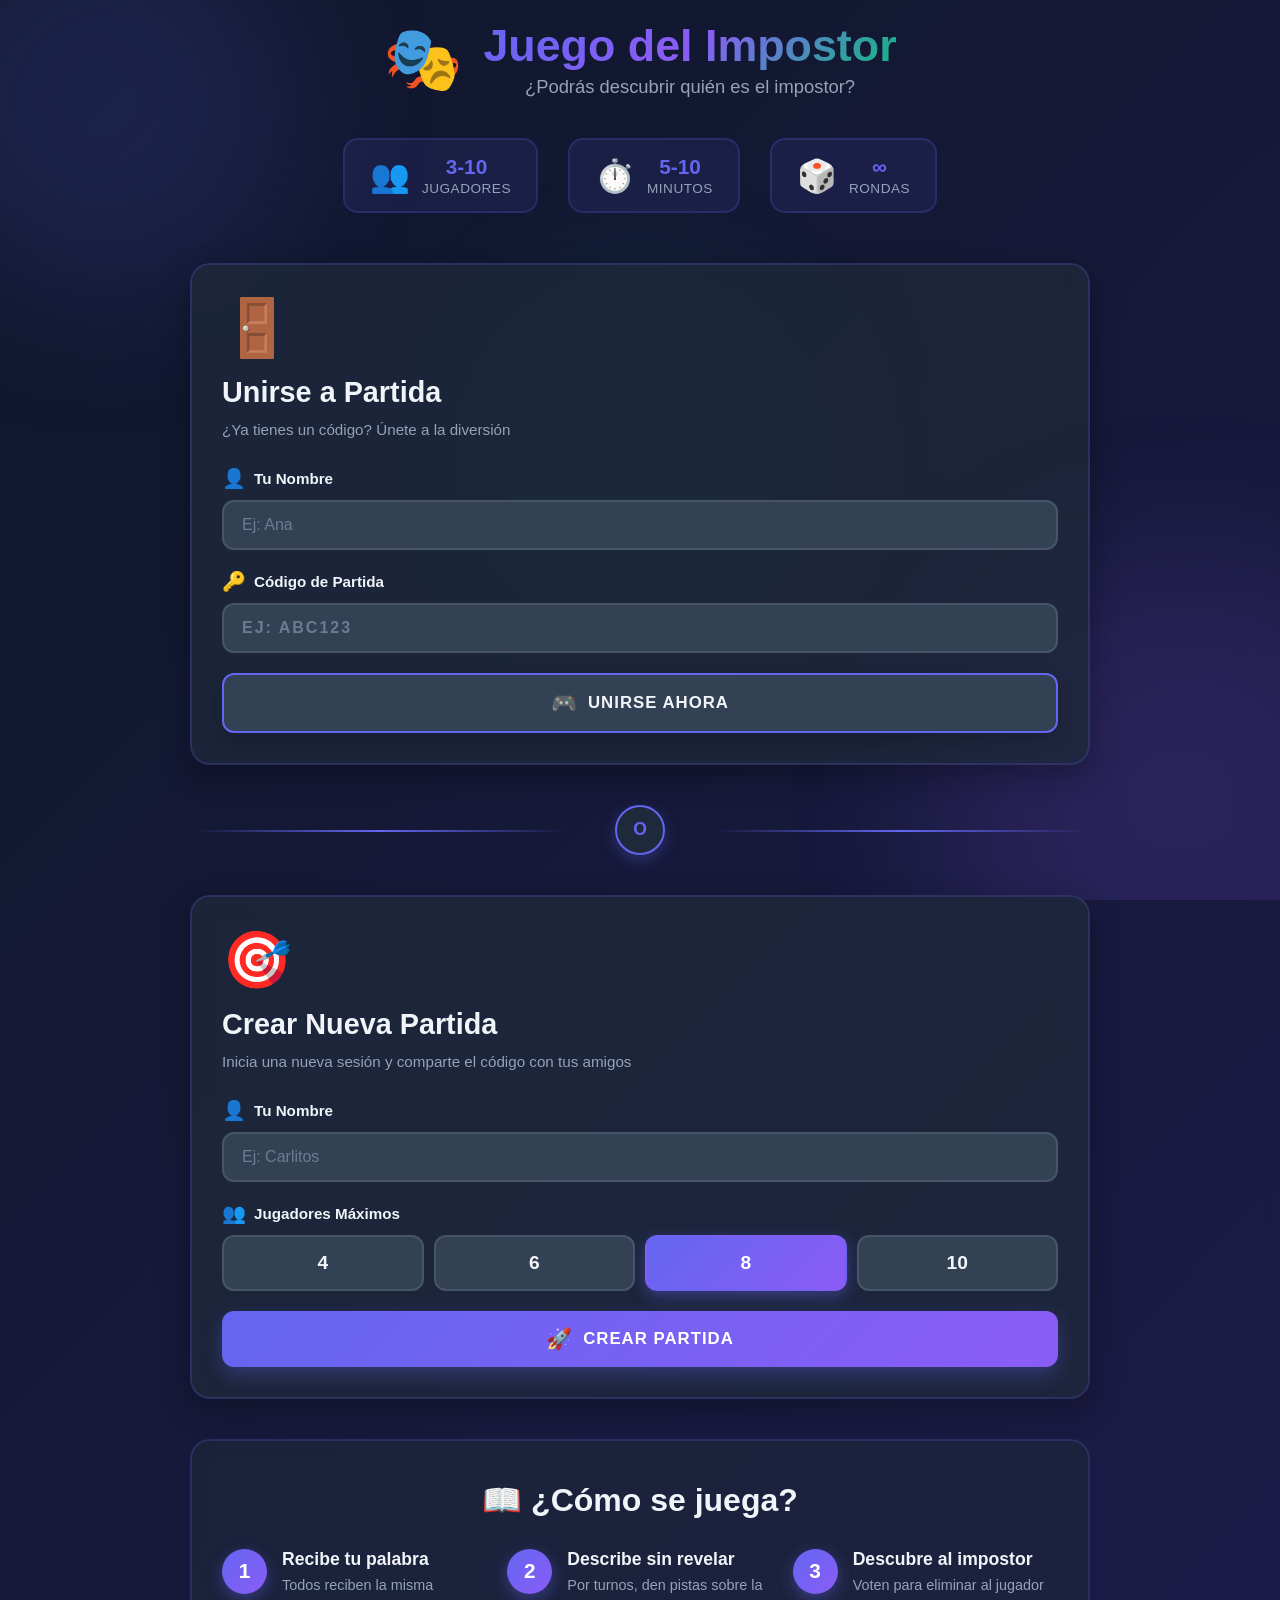
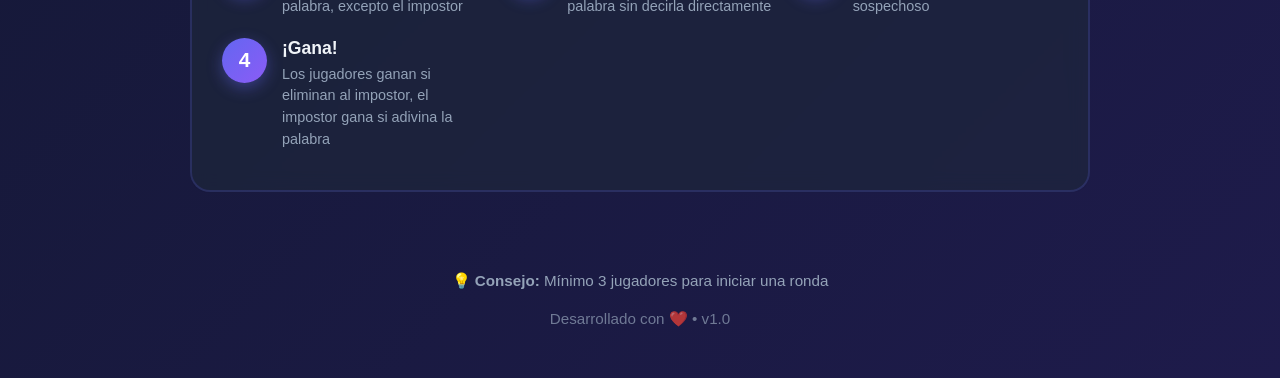
<file: public/index.html>
<!DOCTYPE html>
<html lang="es">
<head>
    <meta charset="UTF-8">
    <meta name="viewport" content="width=device-width, initial-scale=1.0">
    <title>Juego del Impostor 🎮</title>
    <link rel="stylesheet" href="styles.css">
</head>
<body>
    <!-- Elementos decorativos de fondo -->
    <div class="background-shapes">
        <div class="shape shape-1"></div>
        <div class="shape shape-2"></div>
        <div class="shape shape-3"></div>
    </div>

    <div class="container">
        <!-- Header mejorado -->
        <header class="home-header">
            <div class="logo-container">
                <div class="logo-icon">🎭</div>
                <div class="logo-text">
                    <h1>Juego del Impostor</h1>
                    <p class="subtitle">¿Podrás descubrir quién es el impostor?</p>
                </div>
            </div>
            
            <!-- Estadísticas/Info rápida -->
            <div class="quick-stats">
                <div class="stat-item">
                    <div class="stat-icon">👥</div>
                    <div class="stat-info">
                        <span class="stat-number">3-10</span>
                        <span class="stat-label">Jugadores</span>
                    </div>
                </div>
                <div class="stat-item">
                    <div class="stat-icon">⏱️</div>
                    <div class="stat-info">
                        <span class="stat-number">5-10</span>
                        <span class="stat-label">Minutos</span>
                    </div>
                </div>
                <div class="stat-item">
                    <div class="stat-icon">🎲</div>
                    <div class="stat-info">
                        <span class="stat-number">∞</span>
                        <span class="stat-label">Rondas</span>
                    </div>
                </div>
            </div>
        </header>

        <main class="main-menu">
            <!-- Cards mejoradas con iconos más grandes -->
            <div class="card game-mode-card">
                <div class="card-icon">🚪</div>
                <h2>Unirse a Partida</h2>
                <p class="card-description">¿Ya tienes un código? Únete a la diversión</p>
                <form id="joinGameForm">
                    <div class="form-group">
                        <label for="playerName">
                            <span class="label-icon">👤</span>
                            Tu Nombre
                        </label>
                        <input type="text" id="playerName" placeholder="Ej: Ana" required maxlength="20">
                    </div>

                    <div class="form-group">
                        <label for="gameId">
                            <span class="label-icon">🔑</span>
                            Código de Partida
                        </label>
                        <input 
                            type="text" 
                            id="gameId" 
                            placeholder="Ej: ABC123" 
                            required
                            style="text-transform: uppercase; letter-spacing: 2px; font-weight: 600;">
                    </div>
                    <button type="submit" class="btn btn-secondary">
                        <span>🎮</span> Unirse Ahora
                    </button>
                </form>
            </div>

            <div class="divider-modern">
                <span>O</span>
            </div>

            <div class="card game-mode-card">
                <div class="card-icon">🎯</div>
                <h2>Crear Nueva Partida</h2>
                <p class="card-description">Inicia una nueva sesión y comparte el código con tus amigos</p>
                <form id="createGameForm">
                    <div class="form-group">
                        <label for="hostName">
                            <span class="label-icon">👤</span>
                            Tu Nombre
                        </label>
                        <input type="text" id="hostName" placeholder="Ej: Carlitos" required maxlength="20">
                    </div>

                    <div class="form-group">
                        <label for="maxPlayers">
                            <span class="label-icon">👥</span>
                            Jugadores Máximos
                        </label>
                        <div class="player-selector">
                            <button type="button" class="player-option" data-value="4">4</button>
                            <button type="button" class="player-option" data-value="6">6</button>
                            <button type="button" class="player-option active" data-value="8">8</button>
                            <button type="button" class="player-option" data-value="10">10</button>
                        </div>
                        <input type="hidden" id="maxPlayers" value="8">
                    </div>
                    <button type="submit" class="btn btn-primary">
                        <span>🚀</span> Crear Partida
                    </button>
                </form>
            </div>
        </main>

        <!-- Sección de Cómo Jugar -->
        <div class="how-to-play">
            <h3>📖 ¿Cómo se juega?</h3>
            <div class="rules-grid">
                <div class="rule-item">
                    <div class="rule-number">1</div>
                    <div class="rule-content">
                        <h4>Recibe tu palabra</h4>
                        <p>Todos reciben la misma palabra, excepto el impostor</p>
                    </div>
                </div>
                <div class="rule-item">
                    <div class="rule-number">2</div>
                    <div class="rule-content">
                        <h4>Describe sin revelar</h4>
                        <p>Por turnos, den pistas sobre la palabra sin decirla directamente</p>
                    </div>
                </div>
                <div class="rule-item">
                    <div class="rule-number">3</div>
                    <div class="rule-content">
                        <h4>Descubre al impostor</h4>
                        <p>Voten para eliminar al jugador sospechoso</p>
                    </div>
                </div>
                <div class="rule-item">
                    <div class="rule-number">4</div>
                    <div class="rule-content">
                        <h4>¡Gana!</h4>
                        <p>Los jugadores ganan si eliminan al impostor, el impostor gana si adivina la palabra</p>
                    </div>
                </div>
            </div>
        </div>

        <footer>
            <div class="footer-content">
                <p>💡 <strong>Consejo:</strong> Mínimo 3 jugadores para iniciar una ronda</p>
                <p class="footer-credits">Desarrollado con ❤️ • v1.0</p>
            </div>
        </footer>
    </div>

    <!-- Modal de Carga -->
    <div id="loadingModal" class="modal">
        <div class="modal-content">
            <div class="loader"></div>
            <p>Cargando...</p>
        </div>
    </div>

    <script src="app.js"></script>
</body>
</html>
</file>
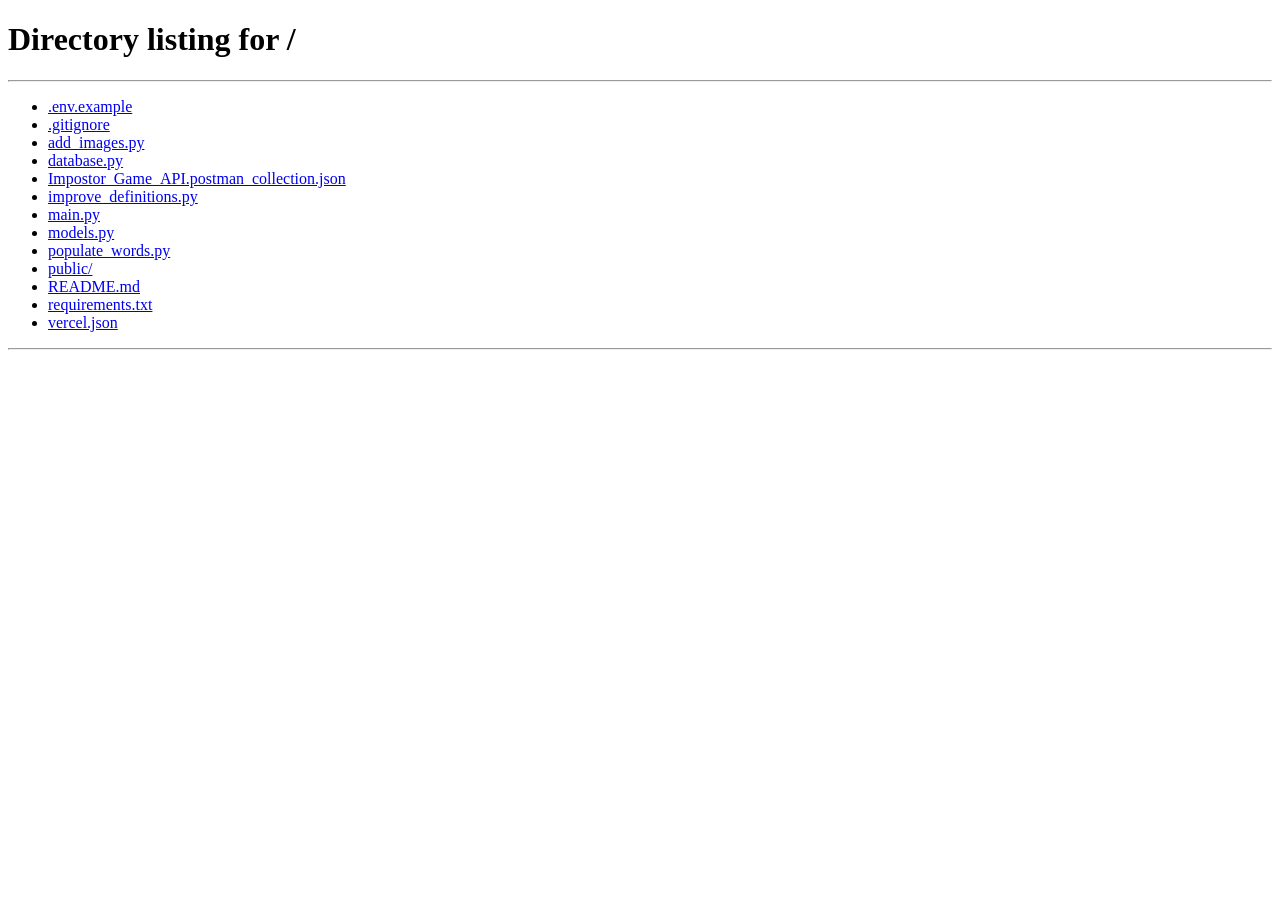
<file: public/game.html>
<!DOCTYPE html>
<html lang="es">
<head>
    <meta charset="UTF-8">
    <meta name="viewport" content="width=device-width, initial-scale=1.0">
    <title>Sala de Juego 🎮</title>
    <link rel="stylesheet" href="styles.css">
</head>
<body>
    <div class="container">
        <!-- Indicador de Ronda Grande -->
        <div class="round-indicator-big" id="roundIndicator" style="display: none;">
            <div class="round-content">
                <span class="round-icon">🔄</span>
                <span class="round-label">RONDA</span>
                <span class="round-number-big" id="roundNumber">0</span>
            </div>
        </div>
        
        <header>
            <h1>🎮 Sala de Juego</h1>
            <div class="game-code">
                <span>Código: </span>
                <strong id="gameCode">-</strong>
                <button id="copyCodeBtn" class="btn-icon" title="Copiar código">📋</button>
            </div>
        </header>

        <!-- Sala de Espera -->
        <div id="waitingRoom" class="section">
            <div class="card">
                <h2>⏳ Esperando Jugadores...</h2>
                <p class="player-count">
                    <span id="currentPlayers">0</span> / <span id="maxPlayers">0</span> jugadores
                </p>
                
                <div id="playersList" class="players-list">
                    <!-- Los jugadores se agregarán dinámicamente -->
                </div>

                <div class="actions" id="hostActions" style="display: none;">
                    <p class="info-text" style="margin-bottom: 15px;">
                        🎲 Se seleccionará automáticamente una palabra aleatoria de la base de datos
                    </p>
                    <button id="startRoundBtn" class="btn btn-primary">Iniciar Ronda 🚀</button>
                </div>

                <p class="info-text" id="waitingMessage">
                    Comparte el código con tus amigos para que se unan
                </p>
            </div>
        </div>

        <!-- Juego en Progreso -->
        <div id="gameInProgress" class="section" style="display: none;">
            <div class="card">
                <h2>🎯 Tu Palabra Secreta</h2>
                
                <div id="wordReveal" class="word-reveal">
                    <button id="revealWordBtn" class="btn btn-reveal">
                        👁️ Ver Mi Palabra
                    </button>
                </div>

                <div id="wordDisplay" class="word-display" style="display: none;">
                    <div class="word-card">
                        <h3 id="playerWord">CARGANDO...</h3>
                        <p id="roleText">-</p>
                    </div>
                    
                    <div class="game-instructions">
                        <h4>📝 Instrucciones:</h4>
                        <ul id="instructions">
                            <li>Todos tienen la misma palabra excepto el impostor</li>
                            <li>El impostor debe adivinar cuál es la palabra real</li>
                            <li>Los demás deben descubrir quién es el impostor</li>
                            <li>Hagan preguntas por turnos para descubrirse</li>
                        </ul>
                    </div>
                </div>

                <div class="players-info">
                    <h4>👥 Jugadores en esta partida:</h4>
                    <div id="gamePlayersList" class="players-grid">
                        <!-- Se llenará dinámicamente -->
                    </div>
                </div>

                <!-- Botones de control (solo para el HOST) -->
                <div class="game-actions" id="gameActions" style="display: none;">
                    <button id="nextRoundBtn" class="btn btn-primary" style="flex: 1; min-width: 200px;">
                        🔄 Siguiente Ronda
                    </button>
                    <button id="endGameBtn" class="btn btn-danger" style="flex: 1; min-width: 200px;">
                        🏁 Finalizar Partida
                    </button>
                </div>
            </div>
        </div>

        <footer>
            <button id="leaveGameBtn" class="btn btn-danger">Salir del Juego</button>
        </footer>
    </div>

    <!-- Modal de Carga -->
    <div id="loadingModal" class="modal">
        <div class="modal-content">
            <div class="loader"></div>
            <p>Cargando...</p>
        </div>
    </div>

    <script src="game.js"></script>
</body>
</html>
</file>
<file: public/styles.css>
:root {
    --primary-color: #6366f1;
    --secondary-color: #8b5cf6;
    --danger-color: #ef4444;
    --success-color: #10b981;
    --warning-color: #f59e0b;
    --background: #0f172a;
    --surface: #1e293b;
    --card: #334155;
    --text: #f1f5f9;
    --text-secondary: #94a3b8;
    --border: #475569;
}

* {
    margin: 0;
    padding: 0;
    box-sizing: border-box;
}

body {
    font-family: 'Segoe UI', Tahoma, Geneva, Verdana, sans-serif;
    background: linear-gradient(135deg, var(--background) 0%, #1e1b4b 100%);
    color: var(--text);
    min-height: 100vh;
    padding: 20px;
    position: relative;
    overflow-x: hidden;
}

/* Elementos decorativos de fondo */
.background-shapes {
    position: fixed;
    top: 0;
    left: 0;
    width: 100%;
    height: 100%;
    z-index: 0;
    pointer-events: none;
    overflow: hidden;
}

.shape {
    position: absolute;
    border-radius: 50%;
    filter: blur(80px);
    opacity: 0.15;
    animation: float 20s ease-in-out infinite;
}

.shape-1 {
    width: 400px;
    height: 400px;
    background: var(--primary-color);
    top: -100px;
    left: -100px;
    animation-delay: 0s;
}

.shape-2 {
    width: 500px;
    height: 500px;
    background: var(--secondary-color);
    bottom: -150px;
    right: -150px;
    animation-delay: 5s;
}

.shape-3 {
    width: 300px;
    height: 300px;
    background: var(--success-color);
    top: 50%;
    left: 50%;
    transform: translate(-50%, -50%);
    animation-delay: 10s;
}

@keyframes float {
    0%, 100% {
        transform: translate(0, 0) scale(1);
    }
    33% {
        transform: translate(30px, -30px) scale(1.1);
    }
    66% {
        transform: translate(-20px, 20px) scale(0.9);
    }
}

.container {
    max-width: 900px;
    margin: 0 auto;
    position: relative;
    z-index: 1;
}

/* Header mejorado */
.home-header {
    text-align: center;
    margin-bottom: 50px;
    animation: fadeIn 0.8s ease-in;
}

.logo-container {
    display: flex;
    align-items: center;
    justify-content: center;
    gap: 20px;
    margin-bottom: 40px;
}

.logo-icon {
    font-size: 4rem;
    animation: bounce 2s ease-in-out infinite;
}

@keyframes bounce {
    0%, 100% {
        transform: translateY(0);
    }
    50% {
        transform: translateY(-10px);
    }
}

.logo-text h1 {
    font-size: 2.8rem;
    margin-bottom: 5px;
    background: linear-gradient(135deg, var(--primary-color), var(--secondary-color), var(--success-color));
    -webkit-background-clip: text;
    -webkit-text-fill-color: transparent;
    background-clip: text;
    font-weight: 800;
}

.logo-text .subtitle {
    color: var(--text-secondary);
    font-size: 1.15rem;
    font-weight: 400;
}

/* Quick Stats */
.quick-stats {
    display: flex;
    justify-content: center;
    gap: 30px;
    flex-wrap: wrap;
    margin-top: 30px;
}

.stat-item {
    display: flex;
    align-items: center;
    gap: 12px;
    background: rgba(99, 102, 241, 0.1);
    padding: 15px 25px;
    border-radius: 15px;
    border: 2px solid rgba(99, 102, 241, 0.2);
    transition: all 0.3s ease;
}

.stat-item:hover {
    transform: translateY(-3px);
    border-color: var(--primary-color);
    background: rgba(99, 102, 241, 0.15);
}

.stat-icon {
    font-size: 2rem;
}

.stat-info {
    display: flex;
    flex-direction: column;
    gap: 2px;
}

.stat-number {
    font-size: 1.3rem;
    font-weight: 700;
    color: var(--primary-color);
}

.stat-label {
    font-size: 0.85rem;
    color: var(--text-secondary);
    text-transform: uppercase;
    letter-spacing: 0.5px;
}

.game-code {
    display: flex;
    align-items: center;
    justify-content: center;
    gap: 10px;
    margin-top: 15px;
    padding: 15px;
    background: var(--surface);
    border-radius: 10px;
    border: 2px dashed var(--primary-color);
}

.game-code strong {
    font-size: 1.5rem;
    color: var(--primary-color);
    letter-spacing: 2px;
}

/* Cards mejoradas */
.card {
    background: var(--surface);
    border-radius: 20px;
    padding: 30px;
    margin-bottom: 20px;
    box-shadow: 0 10px 30px rgba(0, 0, 0, 0.3);
    animation: slideUp 0.5s ease-out;
}

.game-mode-card {
    background: rgba(30, 41, 59, 0.8);
    backdrop-filter: blur(10px);
    border: 2px solid rgba(99, 102, 241, 0.2);
    transition: all 0.4s ease;
    position: relative;
    overflow: hidden;
}

.game-mode-card::before {
    content: '';
    position: absolute;
    top: 0;
    left: 0;
    right: 0;
    height: 4px;
    background: linear-gradient(90deg, var(--primary-color), var(--secondary-color));
    transform: scaleX(0);
    transition: transform 0.4s ease;
}

.game-mode-card:hover::before {
    transform: scaleX(1);
}

.game-mode-card:hover {
    transform: translateY(-5px);
    border-color: var(--primary-color);
    box-shadow: 0 20px 40px rgba(99, 102, 241, 0.2);
}

.card-icon {
    font-size: 3.5rem;
    margin-bottom: 15px;
    display: inline-block;
    animation: pulse 2s ease-in-out infinite;
}

@keyframes pulse {
    0%, 100% {
        transform: scale(1);
    }
    50% {
        transform: scale(1.05);
    }
}

.card-description {
    color: var(--text-secondary);
    margin-bottom: 25px;
    font-size: 0.95rem;
    line-height: 1.5;
}

.card h2 {
    margin-bottom: 10px;
    color: var(--text);
    font-size: 1.8rem;
}

/* Forms mejorados */
.form-group {
    margin-bottom: 20px;
}

.form-group label {
    display: flex;
    align-items: center;
    gap: 8px;
    margin-bottom: 10px;
    color: var(--text);
    font-weight: 600;
    font-size: 0.95rem;
}

.label-icon {
    font-size: 1.2rem;
}

.form-group input,
.form-group select {
    width: 100%;
    padding: 14px 18px;
    border: 2px solid var(--border);
    border-radius: 12px;
    background: var(--card);
    color: var(--text);
    font-size: 1rem;
    transition: all 0.3s ease;
}

.form-group input:focus,
.form-group select:focus {
    outline: none;
    border-color: var(--primary-color);
    box-shadow: 0 0 0 4px rgba(99, 102, 241, 0.15);
    transform: translateY(-2px);
}

.form-group input::placeholder {
    color: var(--text-secondary);
    opacity: 0.6;
}

/* Selector de jugadores personalizado */
.player-selector {
    display: grid;
    grid-template-columns: repeat(4, 1fr);
    gap: 10px;
    margin-top: 10px;
}

.player-option {
    padding: 15px;
    background: var(--card);
    border: 2px solid var(--border);
    border-radius: 12px;
    color: var(--text);
    font-size: 1.2rem;
    font-weight: 700;
    cursor: pointer;
    transition: all 0.3s ease;
}

.player-option:hover {
    border-color: var(--primary-color);
    transform: scale(1.05);
}

.player-option.active {
    background: linear-gradient(135deg, var(--primary-color), var(--secondary-color));
    border-color: transparent;
    color: white;
    box-shadow: 0 5px 15px rgba(99, 102, 241, 0.4);
}

.form-group small {
    display: block;
    margin-top: 5px;
    color: var(--text-secondary);
    font-size: 0.85rem;
}

/* Buttons mejorados */
.btn {
    padding: 16px 32px;
    border: none;
    border-radius: 12px;
    font-size: 1.05rem;
    font-weight: 700;
    cursor: pointer;
    transition: all 0.3s ease;
    width: 100%;
    text-transform: uppercase;
    letter-spacing: 1px;
    display: flex;
    align-items: center;
    justify-content: center;
    gap: 10px;
    position: relative;
    overflow: hidden;
}

.btn::before {
    content: '';
    position: absolute;
    top: 50%;
    left: 50%;
    width: 0;
    height: 0;
    border-radius: 50%;
    background: rgba(255, 255, 255, 0.2);
    transform: translate(-50%, -50%);
    transition: width 0.6s, height 0.6s;
}

.btn:hover::before {
    width: 300px;
    height: 300px;
}

.btn span {
    font-size: 1.3rem;
    z-index: 1;
}

.btn-primary {
    background: linear-gradient(135deg, var(--primary-color), var(--secondary-color));
    color: white;
    box-shadow: 0 8px 20px rgba(99, 102, 241, 0.3);
}

.btn-primary:hover {
    transform: translateY(-3px);
    box-shadow: 0 12px 30px rgba(99, 102, 241, 0.4);
}

.btn-primary:active {
    transform: translateY(-1px);
}

.btn-secondary {
    background: var(--card);
    color: var(--text);
    border: 2px solid var(--primary-color);
    box-shadow: 0 8px 20px rgba(0, 0, 0, 0.2);
}

.btn-secondary:hover {
    background: var(--primary-color);
    transform: translateY(-3px);
    box-shadow: 0 12px 30px rgba(99, 102, 241, 0.3);
}

.btn-danger {
    background: var(--danger-color);
    color: white;
}

.btn-danger:hover {
    background: #dc2626;
    transform: translateY(-2px);
}

.btn-reveal {
    background: linear-gradient(135deg, var(--warning-color), #f97316);
    color: white;
    font-size: 1.2rem;
    padding: 20px 40px;
}

.btn-icon {
    background: var(--primary-color);
    color: white;
    border: none;
    padding: 8px 12px;
    border-radius: 8px;
    cursor: pointer;
    font-size: 1.2rem;
    transition: all 0.3s ease;
}

.btn-icon:hover {
    background: var(--secondary-color);
    transform: scale(1.1);
}

/* Divider moderno */
.divider-modern {
    text-align: center;
    margin: 40px 0;
    position: relative;
}

.divider-modern::before,
.divider-modern::after {
    content: '';
    position: absolute;
    top: 50%;
    width: 42%;
    height: 2px;
    background: linear-gradient(to right, transparent, var(--primary-color), transparent);
}

.divider-modern::before {
    left: 0;
}

.divider-modern::after {
    right: 0;
}

.divider-modern span {
    background: var(--surface);
    padding: 10px 20px;
    color: var(--primary-color);
    font-weight: 700;
    font-size: 1.1rem;
    border: 2px solid var(--primary-color);
    border-radius: 50%;
    display: inline-flex;
    align-items: center;
    justify-content: center;
    width: 50px;
    height: 50px;
    box-shadow: 0 5px 15px rgba(99, 102, 241, 0.3);
}

/* Sección Cómo Jugar */
.how-to-play {
    background: rgba(30, 41, 59, 0.6);
    backdrop-filter: blur(10px);
    padding: 40px 30px;
    border-radius: 20px;
    margin: 40px 0;
    border: 2px solid rgba(99, 102, 241, 0.2);
}

.how-to-play h3 {
    text-align: center;
    font-size: 2rem;
    margin-bottom: 30px;
    color: var(--text);
}

.rules-grid {
    display: grid;
    grid-template-columns: repeat(auto-fit, minmax(220px, 1fr));
    gap: 20px;
}

.rule-item {
    display: flex;
    gap: 15px;
    align-items: flex-start;
}

.rule-number {
    flex-shrink: 0;
    width: 45px;
    height: 45px;
    background: linear-gradient(135deg, var(--primary-color), var(--secondary-color));
    border-radius: 50%;
    display: flex;
    align-items: center;
    justify-content: center;
    font-size: 1.3rem;
    font-weight: 700;
    color: white;
    box-shadow: 0 5px 15px rgba(99, 102, 241, 0.4);
}

.rule-content h4 {
    color: var(--text);
    margin-bottom: 5px;
    font-size: 1.1rem;
}

.rule-content p {
    color: var(--text-secondary);
    font-size: 0.9rem;
    line-height: 1.5;
}

/* Players List */
.players-list,
.players-grid {
    display: grid;
    grid-template-columns: repeat(auto-fill, minmax(200px, 1fr));
    gap: 15px;
    margin: 20px 0;
}

.player-item {
    background: var(--card);
    padding: 15px;
    border-radius: 10px;
    display: flex;
    align-items: center;
    gap: 10px;
    border: 2px solid transparent;
    transition: all 0.3s ease;
}

.player-item:hover {
    border-color: var(--primary-color);
    transform: translateY(-2px);
}

.player-item.host {
    border-color: var(--warning-color);
}

.player-avatar {
    width: 40px;
    height: 40px;
    border-radius: 50%;
    background: linear-gradient(135deg, var(--primary-color), var(--secondary-color));
    display: flex;
    align-items: center;
    justify-content: center;
    font-size: 1.2rem;
}

.player-info {
    flex: 1;
}

.player-name {
    font-weight: 600;
    color: var(--text);
}

.player-badge {
    font-size: 0.75rem;
    color: var(--warning-color);
    font-weight: 600;
}

/* Word Display */
.word-reveal {
    text-align: center;
    padding: 40px 20px;
}

.word-display {
    animation: fadeIn 0.5s ease-in;
}

.word-card {
    background: linear-gradient(135deg, var(--primary-color), var(--secondary-color));
    padding: 40px;
    border-radius: 20px;
    text-align: center;
    margin-bottom: 30px;
    box-shadow: 0 20px 40px rgba(99, 102, 241, 0.3);
}

.word-card h3 {
    font-size: 3rem;
    margin-bottom: 10px;
    text-transform: uppercase;
    letter-spacing: 3px;
}

.word-card p {
    font-size: 1.2rem;
    opacity: 0.9;
}

.game-instructions {
    background: var(--card);
    padding: 20px;
    border-radius: 10px;
    margin-bottom: 20px;
}

.game-instructions h4 {
    margin-bottom: 15px;
    color: var(--primary-color);
}

.game-instructions ul {
    list-style: none;
    padding-left: 0;
}

.game-instructions li {
    padding: 10px 0;
    padding-left: 30px;
    position: relative;
}

.game-instructions li::before {
    content: '✓';
    position: absolute;
    left: 0;
    color: var(--success-color);
    font-weight: bold;
}

/* Player Count */
.player-count {
    font-size: 2rem;
    font-weight: bold;
    text-align: center;
    color: var(--primary-color);
    margin: 20px 0;
}

.info-text {
    text-align: center;
    color: var(--text-secondary);
    margin-top: 20px;
}

.players-info h4 {
    margin-bottom: 15px;
    color: var(--text);
}

/* Footer mejorado */
footer {
    text-align: center;
    margin-top: 50px;
    padding: 30px 20px;
}

.footer-content {
    display: flex;
    flex-direction: column;
    gap: 20px;
    align-items: center;
}

.footer-content > p {
    color: var(--text-secondary);
    font-size: 0.95rem;
}

.footer-actions {
    display: flex;
    gap: 15px;
    flex-wrap: wrap;
    justify-content: center;
}

.btn-link {
    display: inline-flex;
    align-items: center;
    gap: 8px;
    padding: 12px 24px;
    background: rgba(139, 92, 246, 0.2);
    border: 2px solid var(--secondary-color);
    border-radius: 12px;
    color: var(--text);
    text-decoration: none;
    font-weight: 600;
    transition: all 0.3s ease;
}

.btn-link:hover {
    background: var(--secondary-color);
    transform: translateY(-2px);
    box-shadow: 0 8px 20px rgba(139, 92, 246, 0.3);
}

.btn-link span {
    font-size: 1.2rem;
}

.footer-credits {
    color: var(--text-secondary);
    font-size: 0.85rem;
    opacity: 0.7;
}

/* Modal */
.modal {
    display: none;
    position: fixed;
    top: 0;
    left: 0;
    width: 100%;
    height: 100%;
    background: rgba(0, 0, 0, 0.8);
    backdrop-filter: blur(5px);
    z-index: 1000;
    align-items: center;
    justify-content: center;
}

.modal.active {
    display: flex;
}

.modal-content {
    background: var(--surface);
    padding: 40px;
    border-radius: 20px;
    text-align: center;
}

/* Loader */
.loader {
    width: 50px;
    height: 50px;
    border: 5px solid var(--border);
    border-top-color: var(--primary-color);
    border-radius: 50%;
    animation: spin 1s linear infinite;
    margin: 0 auto 20px;
}

/* Animations */
@keyframes fadeIn {
    from {
        opacity: 0;
    }
    to {
        opacity: 1;
    }
}

@keyframes slideUp {
    from {
        opacity: 0;
        transform: translateY(20px);
    }
    to {
        opacity: 1;
        transform: translateY(0);
    }
}

@keyframes spin {
    to {
        transform: rotate(360deg);
    }
}

/* Hint Box */
.hint-box {
    margin-top: 20px;
    padding: 15px;
    background: rgba(251, 191, 36, 0.1);
    border-left: 4px solid var(--warning-color);
    border-radius: 8px;
    color: var(--warning-color);
}

.hint-box strong {
    display: block;
    margin-bottom: 8px;
    font-size: 1.1rem;
}

/* Game Actions */
.game-actions {
    margin-top: 30px;
    padding-top: 20px;
    border-top: 2px solid var(--border);
    display: flex;
    gap: 10px;
    flex-wrap: wrap;
}

.game-actions.hidden {
    display: none !important;
}

.game-actions button {
    font-size: 1rem;
    font-weight: 600;
}

/* Words Management */
.words-list {
    display: grid;
    grid-template-columns: repeat(auto-fill, minmax(300px, 1fr));
    gap: 20px;
}

.word-item {
    background: var(--card);
    padding: 20px;
    border-radius: 12px;
    border: 2px solid var(--border);
    transition: transform 0.3s ease, border-color 0.3s ease;
}

.word-item:hover {
    transform: translateY(-5px);
    border-color: var(--primary-color);
}

.word-header {
    display: flex;
    justify-content: space-between;
    align-items: center;
    margin-bottom: 15px;
}

.word-header h3 {
    font-size: 1.5rem;
    color: var(--primary-color);
    margin: 0;
}

.difficulty-badge {
    padding: 5px 12px;
    border-radius: 20px;
    font-size: 0.75rem;
    font-weight: bold;
    text-transform: uppercase;
}

.difficulty-badge.easy {
    background: rgba(16, 185, 129, 0.2);
    color: var(--success-color);
}

.difficulty-badge.medium {
    background: rgba(245, 158, 11, 0.2);
    color: var(--warning-color);
}

.difficulty-badge.hard {
    background: rgba(239, 68, 68, 0.2);
    color: var(--danger-color);
}

.word-hint {
    color: var(--text-secondary);
    margin-bottom: 10px;
    font-size: 0.95rem;
}

.word-category {
    color: var(--text-secondary);
    font-size: 0.85rem;
    margin-bottom: 15px;
}

.btn-delete {
    background: var(--danger-color);
    color: white;
    border: none;
    padding: 8px 16px;
    border-radius: 8px;
    cursor: pointer;
    font-size: 0.9rem;
    transition: background 0.3s ease;
    width: 100%;
}

.btn-delete:hover {
    background: #dc2626;
}

/* Responsive mejorado */
@media (max-width: 768px) {
    .logo-text h1 {
        font-size: 2rem;
    }
    
    .logo-icon {
        font-size: 3rem;
    }

    .quick-stats {
        gap: 15px;
    }
    
    .stat-item {
        padding: 12px 18px;
    }

    .card {
        padding: 20px;
    }
    
    .card-icon {
        font-size: 2.5rem;
    }
    
    .card h2 {
        font-size: 1.5rem;
    }
    
    .player-selector {
        grid-template-columns: repeat(2, 1fr);
    }
    
    .rules-grid {
        grid-template-columns: 1fr;
    }

    .players-list,
    .players-grid {
        grid-template-columns: 1fr;
    }

    .word-card h3 {
        font-size: 2rem;
    }
    
    .how-to-play {
        padding: 25px 20px;
    }
}

/* Indicador de Ronda Grande */
.round-indicator-big {
    background: linear-gradient(135deg, var(--primary-color), var(--secondary-color));
    padding: 15px 40px;
    border-radius: 20px;
    text-align: center;
    margin: 0 auto 25px auto;
    max-width: 300px;
    box-shadow: 0 8px 20px rgba(99, 102, 241, 0.4),
                0 0 40px rgba(99, 102, 241, 0.2);
    animation: pulseRound 2s ease-in-out infinite;
    border: 3px solid rgba(255, 255, 255, 0.3);
}

.round-content {
    display: flex;
    align-items: center;
    justify-content: center;
    gap: 12px;
    flex-wrap: wrap;
}

.round-icon {
    font-size: 2rem;
    animation: rotate 3s linear infinite;
}

.round-label {
    font-size: 1.1rem;
    font-weight: 700;
    letter-spacing: 2px;
    color: rgba(255, 255, 255, 0.9);
}

.round-number-big {
    font-size: 2.5rem;
    font-weight: 900;
    color: #ffffff;
    text-shadow: 0 2px 10px rgba(0, 0, 0, 0.3);
    min-width: 50px;
}

@keyframes pulseRound {
    0%, 100% {
        transform: scale(1);
        box-shadow: 0 8px 20px rgba(99, 102, 241, 0.4),
                    0 0 40px rgba(99, 102, 241, 0.2);
    }
    50% {
        transform: scale(1.05);
        box-shadow: 0 12px 30px rgba(99, 102, 241, 0.6),
                    0 0 60px rgba(99, 102, 241, 0.4);
    }
}

@keyframes rotate {
    0% {
        transform: rotate(0deg);
    }
    100% {
        transform: rotate(360deg);
    }
}

@media (max-width: 480px) {
    .logo-container {
        flex-direction: column;
        gap: 10px;
    }
    
    .quick-stats {
        flex-direction: column;
        gap: 10px;
    }
    
    .stat-item {
        width: 100%;
        justify-content: center;
    }
    
    .round-indicator-big {
        padding: 12px 30px;
        max-width: 250px;
    }
    
    .round-icon {
        font-size: 1.5rem;
    }
    
    .round-label {
        font-size: 0.9rem;
    }
    
    .round-number-big {
        font-size: 2rem;
    }
}
</file>
